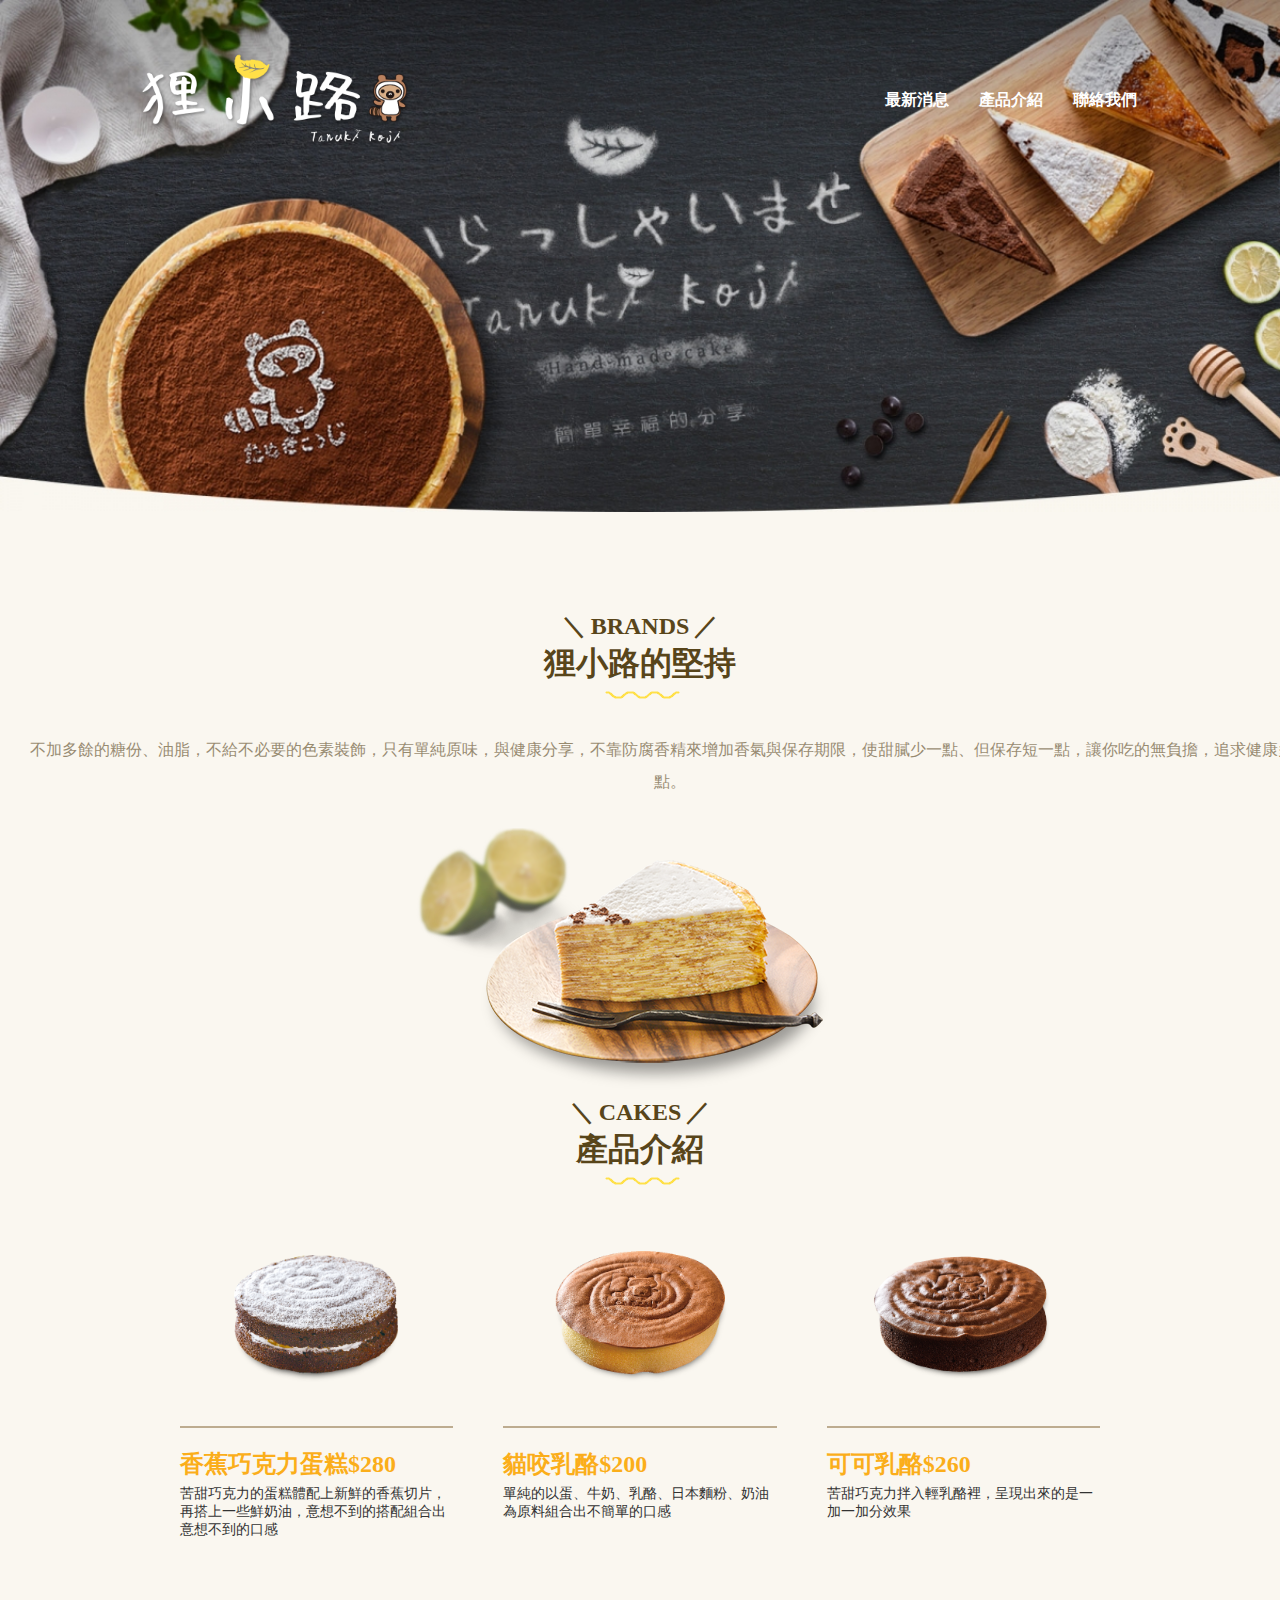
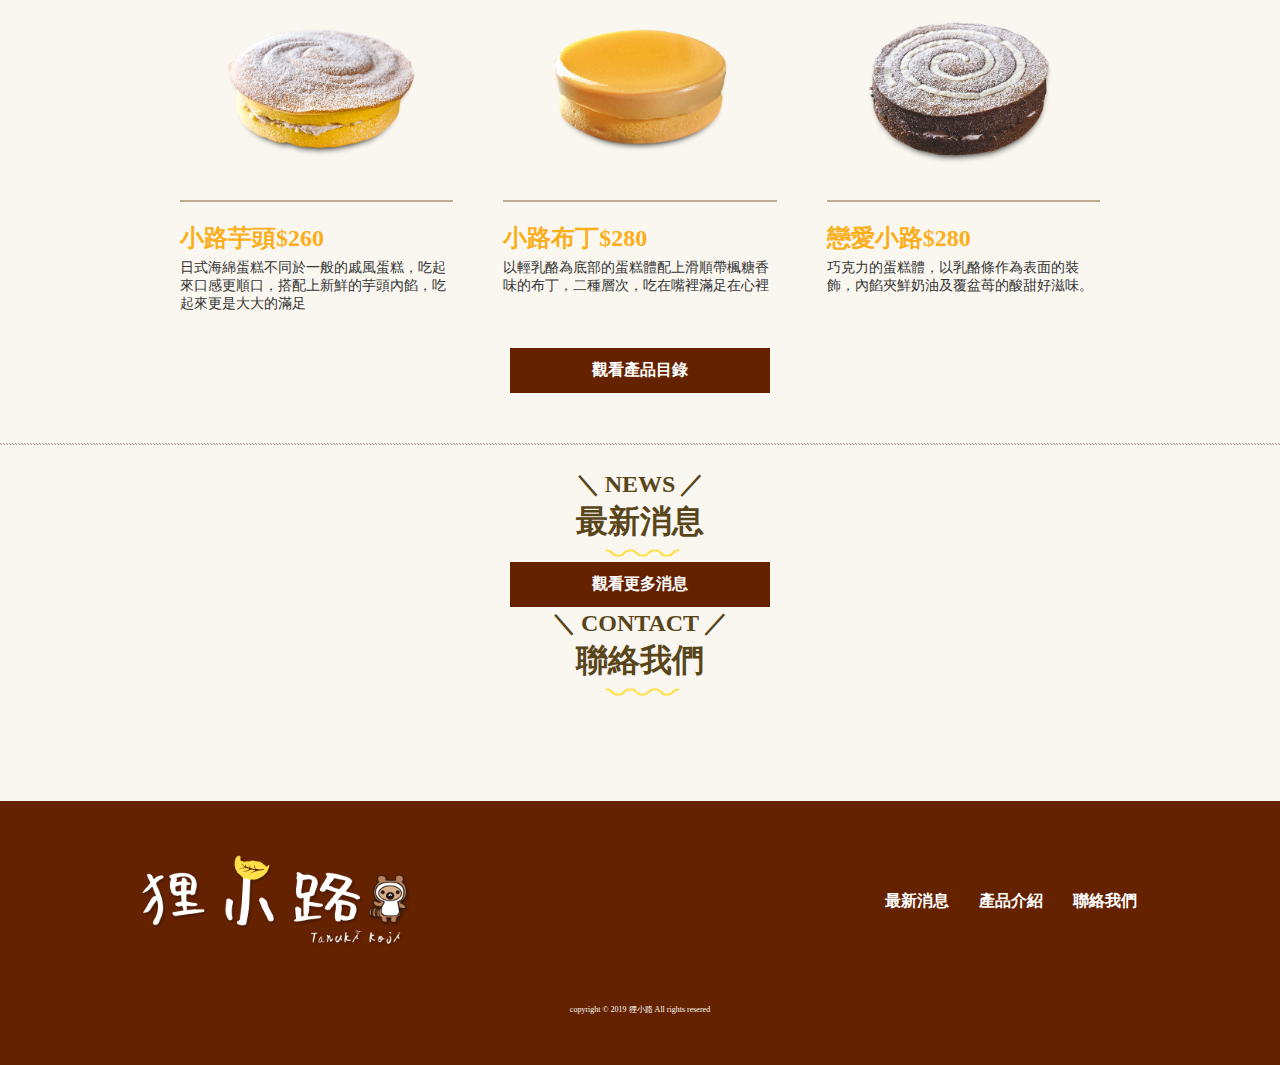
<file: index.html>
<!DOCTYPE html>
<html lang="zh">
  <head>
    <meta charset="UTF-8"/>
    <meta name="viewport" content="width=device-width, initial-scale=1.0,user-scalable=no"/>
    <title>狸小路 | 首頁</title>
    <link rel="stylesheet" href="style.css"/>
    <link rel="shortcut icon" href="image/ico.png" type="image/x-icon"/>
  </head>
  <body>
    <div id="banner">
      <nav><a href="index.html"><img class="logo" src="image/Logo.png" alt="狸小路 LOGO"/></a>
        <div class="link"><a href="news.html">最新消息</a><a href="#">產品介紹</a><a href="#">聯絡我們</a></div>
      </nav>
    </div>
    <section id="brands">
      <div class="title-box">
        <h2 class="title">BRANDS</h2>
        <h1>狸小路的堅持</h1><img src="image/line.png" alt="線條"/>
      </div>
      <p>不加多餘的糖份、油脂，不給不必要的色素裝飾，只有單純原味，與健康分享，不靠防腐香精來增加香氣與保存期限，使甜膩少一點、但保存短一點，讓你吃的無負擔，追求健康多一點。</p><img src="image/brands.png" alt="狸小路 產品"/>
    </section>
    <div class="title-box">
      <h2 class="title">CAKES</h2>
      <h1>產品介紹</h1><img src="image/line.png" alt="線條"/>
    </div>
    <section id="product">
      <div class="product-box"><a href="#"><img src="image/cake01.png" alt="產品 照片"/>
          <hr/>
          <h2>香蕉巧克力蛋糕$280</h2>
          <p>苦甜巧克力的蛋糕體配上新鮮的香蕉切片，再搭上一些鮮奶油，意想不到的搭配組合出意想不到的口感 </p></a></div>
      <div class="product-box"><a href="#"><img src="image/cake02.png" alt="產品 照片"/>
          <hr/>
          <h2>貓咬乳酪$200</h2>
          <p>單純的以蛋、牛奶、乳酪、日本麵粉、奶油為原料組合出不簡單的口感  </p></a></div>
      <div class="product-box"><a href="#"><img src="image/cake03.png" alt="產品 照片"/>
          <hr/>
          <h2>可可乳酪$260</h2>
          <p>苦甜巧克力拌入輕乳酪裡，呈現出來的是一加一加分效果 </p></a></div>
      <div class="product-box"><a href="#"><img src="image/cake04.png" alt="產品 照片"/>
          <hr/>
          <h2>小路芋頭$260</h2>
          <p>日式海綿蛋糕不同於一般的戚風蛋糕，吃起來口感更順口，搭配上新鮮的芋頭內餡，吃起來更是大大的滿足  </p></a></div>
      <div class="product-box"><a href="#"><img src="image/cake05.png" alt="產品 照片"/>
          <hr/>
          <h2>小路布丁$280</h2>
          <p>以輕乳酪為底部的蛋糕體配上滑順帶楓糖香味的布丁，二種層次，吃在嘴裡滿足在心裡  </p></a></div>
      <div class="product-box"><a href="#"><img src="image/cake06.png" alt="產品 照片"/>
          <hr/>
          <h2>戀愛小路$280</h2>
          <p>巧克力的蛋糕體，以乳酪條作為表面的裝飾，內餡夾鮮奶油及覆盆苺的酸甜好滋味。  </p></a></div>
    </section><a class="btn-big" href="#">觀看產品目錄</a>
    <div class="small-line"></div><a href="#"></a>
    <div class="title-box">
      <h2 class="title">NEWS</h2>
      <h1>最新消息</h1><img src="image/line.png" alt="線條"/>
    </div><a class="btn-big" href="#">觀看更多消息</a>
    <div class="title-box">
      <h2 class="title">CONTACT</h2>
      <h1>聯絡我們</h1><img src="image/line.png" alt="線條"/>
    </div>
    <footer>
      <nav><img class="logo" src="image/Logo.png" alt="狸小路 LOGO"/>
        <div class="link"><a href="#">最新消息</a><a href="#">產品介紹</a><a href="#">聯絡我們</a></div>
        <div id="copy">copyright &copy; 2019 狸小路 All rights resered</div>
      </nav>
    </footer>
  </body>
</html>
</file>
<file: style.css>
*{
    margin: 0;
    padding: 0;
    font-family: "微軟正黑體"
}

body{
    background-color: #faf7f0;
    text-align: center;
}

#banner{
    background-image: url(image/Banner.jpg);
    background-size:100vw;
    background-repeat: no-repeat;
    width: 100vw;
    height: calc(100vw/2.1);
    text-align: left;
}

.logo{
    width: 300px;
}

.link{
    float: right;
    padding: 40px 0;
}

.link a:hover{
    color:black;
    background-color:#ffe048;
    transition: 0.6s;
}

.link a{
    color:white;
    text-decoration: none;
    padding: 5px 15px;
    /* 字體粗細 0-900 */
    font-weight: 800;
}

/* 導覽列區塊 */
nav{
    /* 調整盒子(logo+最新消息)往內集中的距離 */
    width: 80%;
    margin: 0 auto;
    padding: 50px 0;
}

/* 品牌區塊 */
#brands{
    text-align: center;
    color: #58451a;
}

/* 標記class用. */
.title-box{
    text-align: center;
    color:#58451a;
}

/* 偽元素 */
.title::before{
    content:"＼" ;
    padding-right:5px;
}

.title::after{
    content:"／";
    padding-left: 5px;
}

#brands p{
    width: 100%;
    /* 使字置中 */
    margin: 0 auto;
    padding: 30px;
    /* 段落字的分行 */
    line-height: 2;
    /* 調整透明度 */
    opacity: 0.6;
    /* 調整字的間距 */
    letter-spacing:6;
}

/* 產品區塊 */
#product{
    /* 顯示模式:格線 */
    display: grid;
    /* 格線-框架-欄位:欄位尺寸 欄位尺寸 欄位尺寸 */
    grid-template-columns:auto auto auto;
    /* 格線:間隙 */
    grid-gap:50px;
    padding: 30px;
    width: 920px;
    margin: 0 auto;
    text-align: left;
}

#product img{
    width: 100%;
}

.product-box h2{
    color: #fbae1a;
}

.product-box a{
    text-decoration: none;
}

.product-box hr{
    height: 2px;
    background-color:  #bdac90;
    border: 0;
    margin: 20px 0;
}

.product-box p{
    color:#333333;
    font-size: 14px;
    margin: 5px 0;
}

.btn-big{
    display: inline-block;
    background-color:  #642200 ;
    color: #fff;
    padding: 10px 80px;
    /* 取消預設連結線 */
    text-decoration: none;
    /* "觀看產品目錄"之框線設定 */
    border: 2px solid #642200;
    font-weight: 900;
    /* 加入動畫 */
    transition: 0.8s;
}

.btn-big:hover{
    background-color: transparent;
    color:#642200;
}

.small-line{
    background-image: url(image/small-line.png);
    height: 5px;
    /* 圖片單一重複 */
    background-repeat: repeat-x;
    margin-bottom: 20px;
    margin-top: 50px;
}

footer{
    background-color: #642200;
    color:#fff;
    margin-top: 100px;
    text-align: left;
}

footer #copy{
    /* 隔開距離 */
    padding-top: 50px;
    color:#fff;
    font-size: 0.5em;
    text-align: center;
}


/* 當螢幕寬度大於等於 1024 像素-桌機 */
@media screen and (min-width: 1024px) {
  
}

/* 當螢幕寬度小於等於 1023 像素-平板 */
@media screen and (max-width: 1023px) {
    #product{
        grid-template-columns: 1fr 1fr;
        width: 100%;
        padding: 0;
    }
}



/* 當螢幕寬度小於等於 767 像素-手機 */
@media screen and (max-width: 767px) {
    #product{
        grid-template-columns: 1fr;
        width: 100%;
        padding: 0;
    }
    #brands{
        width: 100%;
    }
    #brands p{
        width: 100%;
        padding: 0;
    }
    #brands > img{
        width: 100%;
    }
}
</file>
